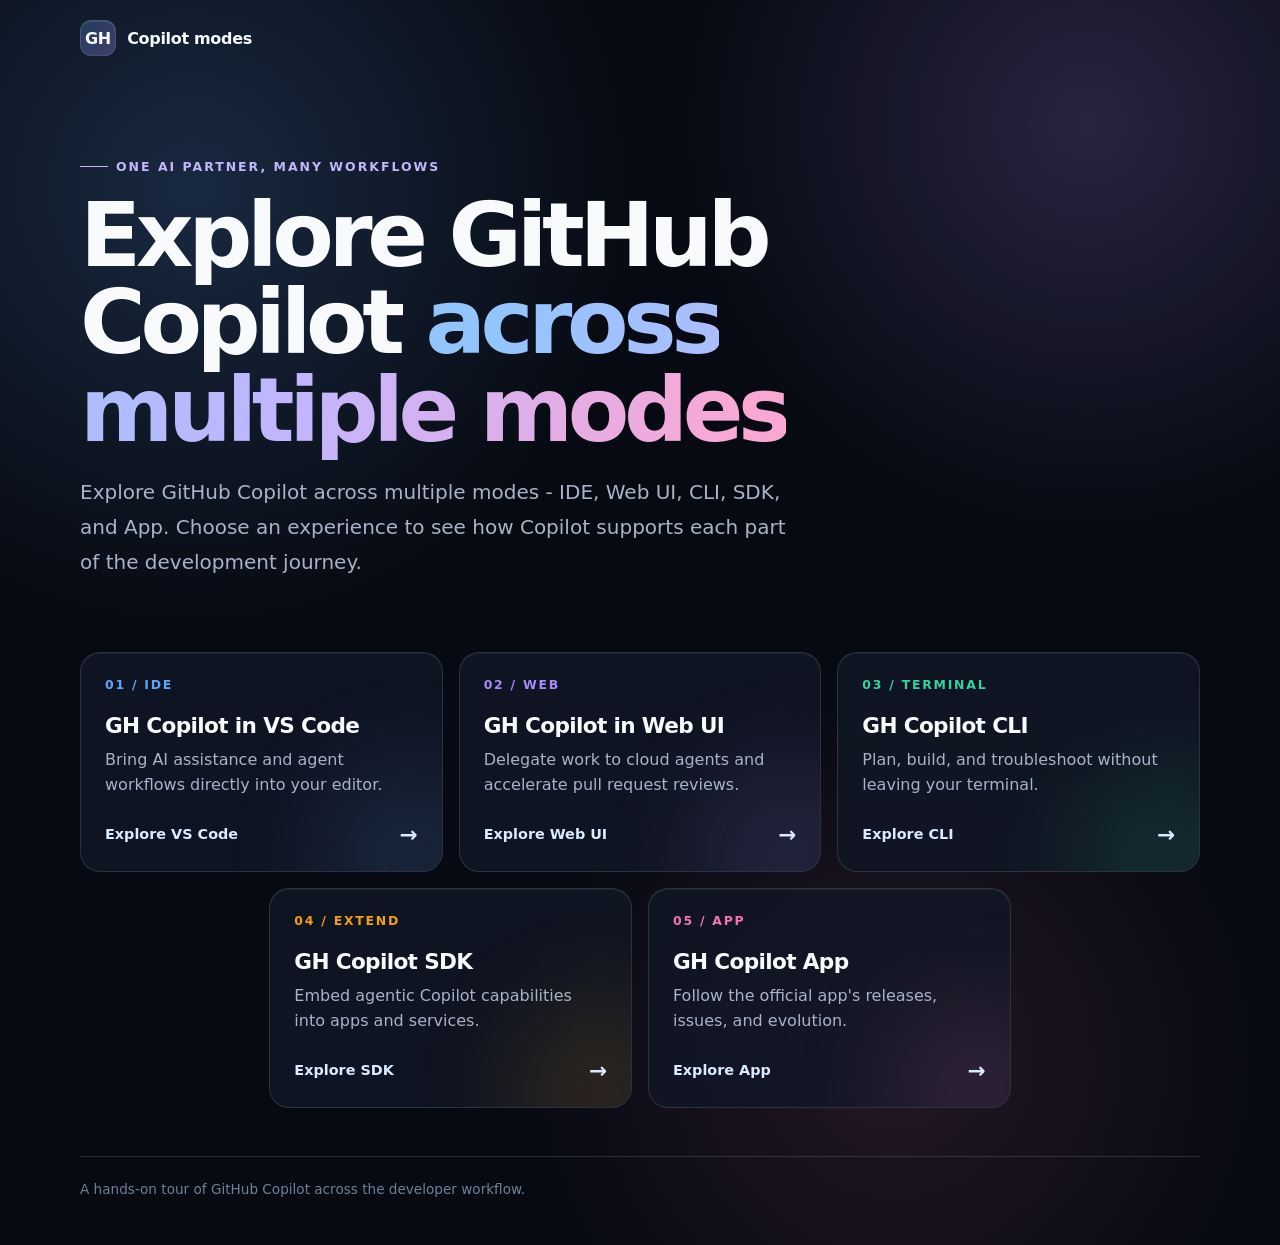
<file: index.html>
<!DOCTYPE html>
<html lang="en">
<head>
  <meta charset="UTF-8" />
  <meta name="viewport" content="width=device-width, initial-scale=1.0" />
  <meta name="description" content="Explore GitHub Copilot across IDE, Web UI, CLI, SDK, and App experiences." />
  <title>Explore GitHub Copilot</title>
  <link rel="stylesheet" href="styles.css" />
</head>
<body>
  <div class="site-shell">
    <header class="site-header">
      <a class="brand" href="index.html" aria-label="GitHub Copilot home">
        <span class="brand-mark" aria-hidden="true">GH</span>
        <span>Copilot modes</span>
      </a>
    </header>

    <main>
      <section class="hero" aria-labelledby="page-title">
        <p class="eyebrow">One AI partner, many workflows</p>
        <h1 id="page-title">Explore GitHub Copilot <span class="gradient-text">across multiple modes</span></h1>
        <p class="hero-copy">Explore GitHub Copilot across multiple modes - IDE, Web UI, CLI, SDK, and App. Choose an experience to see how Copilot supports each part of the development journey.</p>
      </section>

      <nav aria-label="GitHub Copilot experiences">
        <ul class="mode-grid">
          <li class="mode-card" style="--accent: #60a5fa">
            <a class="mode-link" href="gh-copilot-vscode.html">
              <span class="mode-number">01 / IDE</span>
              <span class="mode-content">
                <h2>GH Copilot in VS Code</h2>
                <p>Bring AI assistance and agent workflows directly into your editor.</p>
                <span class="mode-action">Explore VS Code <span class="mode-arrow" aria-hidden="true">&rarr;</span></span>
              </span>
            </a>
          </li>
          <li class="mode-card" style="--accent: #a78bfa">
            <a class="mode-link" href="gh-copilot-web-ui.html">
              <span class="mode-number">02 / WEB</span>
              <span class="mode-content">
                <h2>GH Copilot in Web UI</h2>
                <p>Delegate work to cloud agents and accelerate pull request reviews.</p>
                <span class="mode-action">Explore Web UI <span class="mode-arrow" aria-hidden="true">&rarr;</span></span>
              </span>
            </a>
          </li>
          <li class="mode-card" style="--accent: #34d399">
            <a class="mode-link" href="gh-copilot-cli.html">
              <span class="mode-number">03 / TERMINAL</span>
              <span class="mode-content">
                <h2>GH Copilot CLI</h2>
                <p>Plan, build, and troubleshoot without leaving your terminal.</p>
                <span class="mode-action">Explore CLI <span class="mode-arrow" aria-hidden="true">&rarr;</span></span>
              </span>
            </a>
          </li>
          <li class="mode-card" style="--accent: #f59e0b">
            <a class="mode-link" href="gh-copilot-sdk.html">
              <span class="mode-number">04 / EXTEND</span>
              <span class="mode-content">
                <h2>GH Copilot SDK</h2>
                <p>Embed agentic Copilot capabilities into apps and services.</p>
                <span class="mode-action">Explore SDK <span class="mode-arrow" aria-hidden="true">&rarr;</span></span>
              </span>
            </a>
          </li>
          <li class="mode-card" style="--accent: #f472b6">
            <a class="mode-link" href="gh-copilot-app.html">
              <span class="mode-number">05 / APP</span>
              <span class="mode-content">
                <h2>GH Copilot App</h2>
                <p>Follow the official app's releases, issues, and evolution.</p>
                <span class="mode-action">Explore App <span class="mode-arrow" aria-hidden="true">&rarr;</span></span>
              </span>
            </a>
          </li>
        </ul>
      </nav>
    </main>

    <footer class="site-footer">A hands-on tour of GitHub Copilot across the developer workflow.</footer>
  </div>
</body>
</html>
</file>
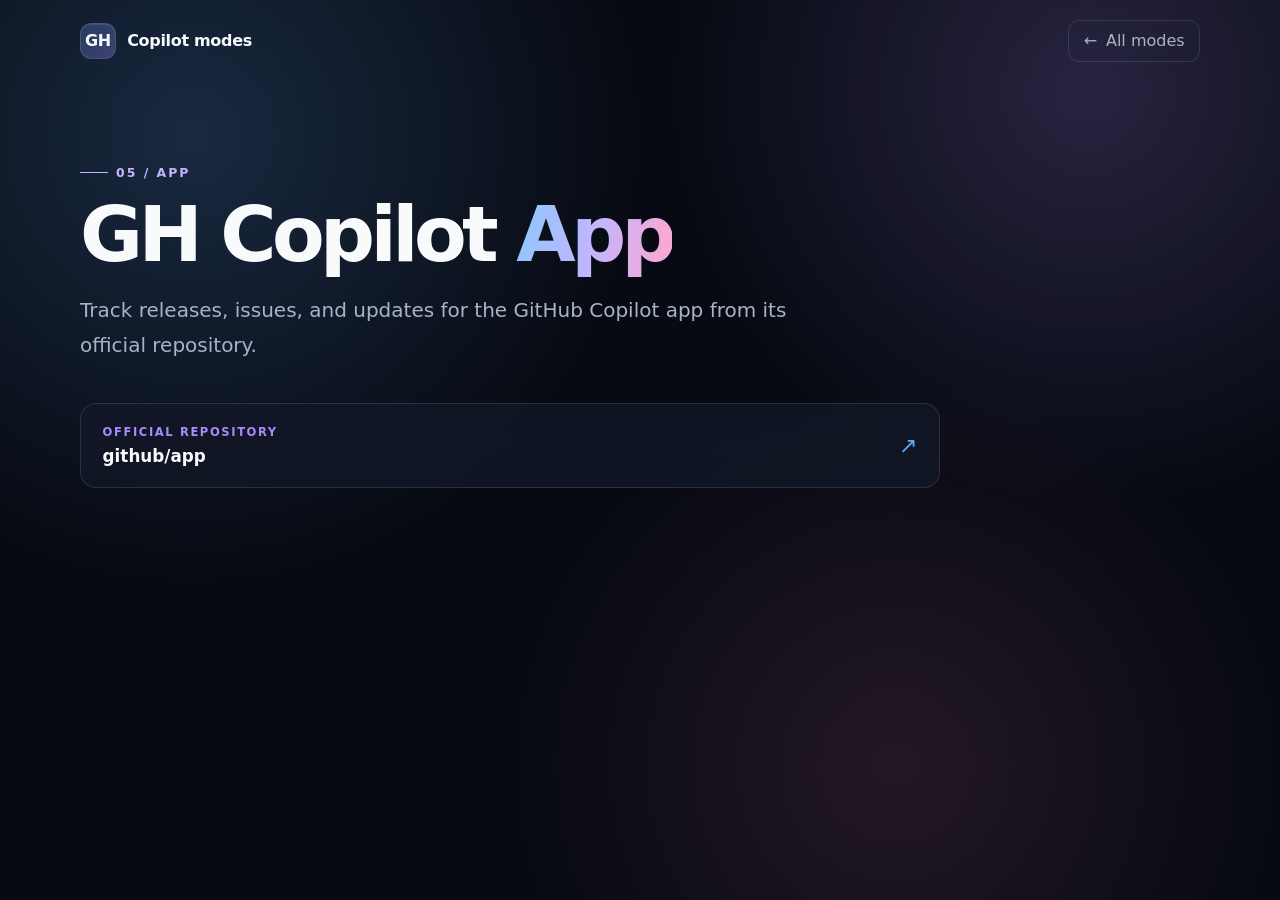
<file: gh-copilot-app.html>
<!DOCTYPE html>
<html lang="en">
<head>
  <meta charset="UTF-8" />
  <meta name="viewport" content="width=device-width, initial-scale=1.0" />
  <meta name="description" content="Explore releases and issues for the GitHub Copilot app." />
  <title>GH Copilot App</title>
  <link rel="stylesheet" href="styles.css" />
</head>
<body>
  <div class="site-shell">
    <header class="site-header">
      <a class="brand" href="index.html"><span class="brand-mark" aria-hidden="true">GH</span><span>Copilot modes</span></a>
      <a class="back-link" href="index.html"><span aria-hidden="true">&larr;</span> All modes</a>
    </header>
    <main class="page-main">
      <section class="page-hero">
        <p class="eyebrow">05 / App</p>
        <h1>GH Copilot <span class="gradient-text">App</span></h1>
        <p class="page-copy">Track releases, issues, and updates for the GitHub Copilot app from its official repository.</p>
      </section>
      <div class="reference-grid">
        <a class="reference-card" href="https://github.com/github/app" target="_blank" rel="noopener noreferrer">
          <span><span class="reference-label">Official repository</span><span class="reference-title">github/app</span></span>
          <span class="reference-arrow" aria-hidden="true">&nearr;</span>
        </a>
      </div>
    </main>
  </div>
</body>
</html>
</file>
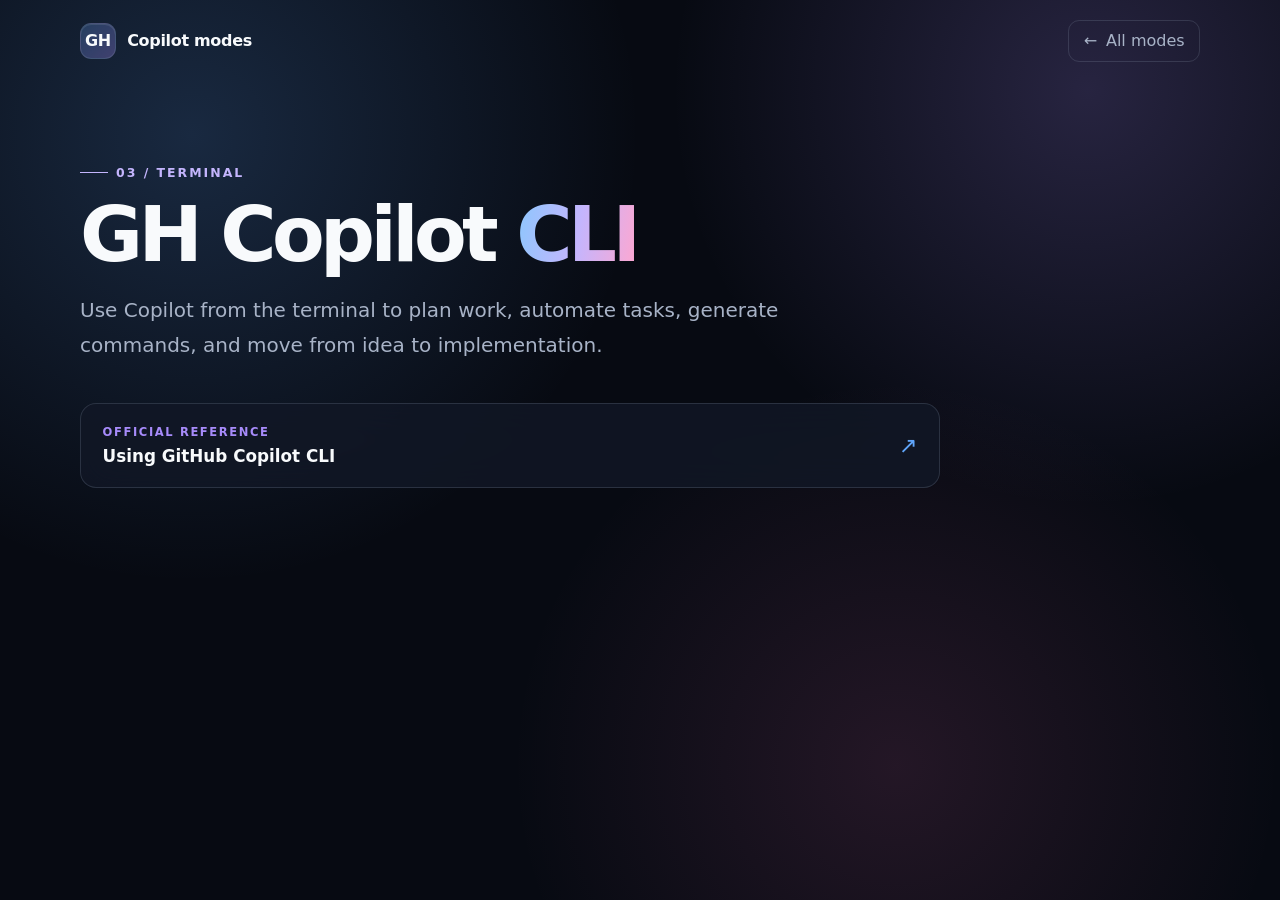
<file: gh-copilot-cli.html>
<!DOCTYPE html>
<html lang="en">
<head>
  <meta charset="UTF-8" />
  <meta name="viewport" content="width=device-width, initial-scale=1.0" />
  <meta name="description" content="Explore GitHub Copilot CLI for terminal-based development workflows." />
  <title>GH Copilot CLI</title>
  <link rel="stylesheet" href="styles.css" />
</head>
<body>
  <div class="site-shell">
    <header class="site-header">
      <a class="brand" href="index.html"><span class="brand-mark" aria-hidden="true">GH</span><span>Copilot modes</span></a>
      <a class="back-link" href="index.html"><span aria-hidden="true">&larr;</span> All modes</a>
    </header>
    <main class="page-main">
      <section class="page-hero">
        <p class="eyebrow">03 / Terminal</p>
        <h1>GH Copilot <span class="gradient-text">CLI</span></h1>
        <p class="page-copy">Use Copilot from the terminal to plan work, automate tasks, generate commands, and move from idea to implementation.</p>
      </section>
      <div class="reference-grid">
        <a class="reference-card" href="https://docs.github.com/en/copilot/how-tos/copilot-cli/use-copilot-cli/overview" target="_blank" rel="noopener noreferrer">
          <span><span class="reference-label">Official reference</span><span class="reference-title">Using GitHub Copilot CLI</span></span>
          <span class="reference-arrow" aria-hidden="true">&nearr;</span>
        </a>
      </div>
    </main>
  </div>
</body>
</html>
</file>
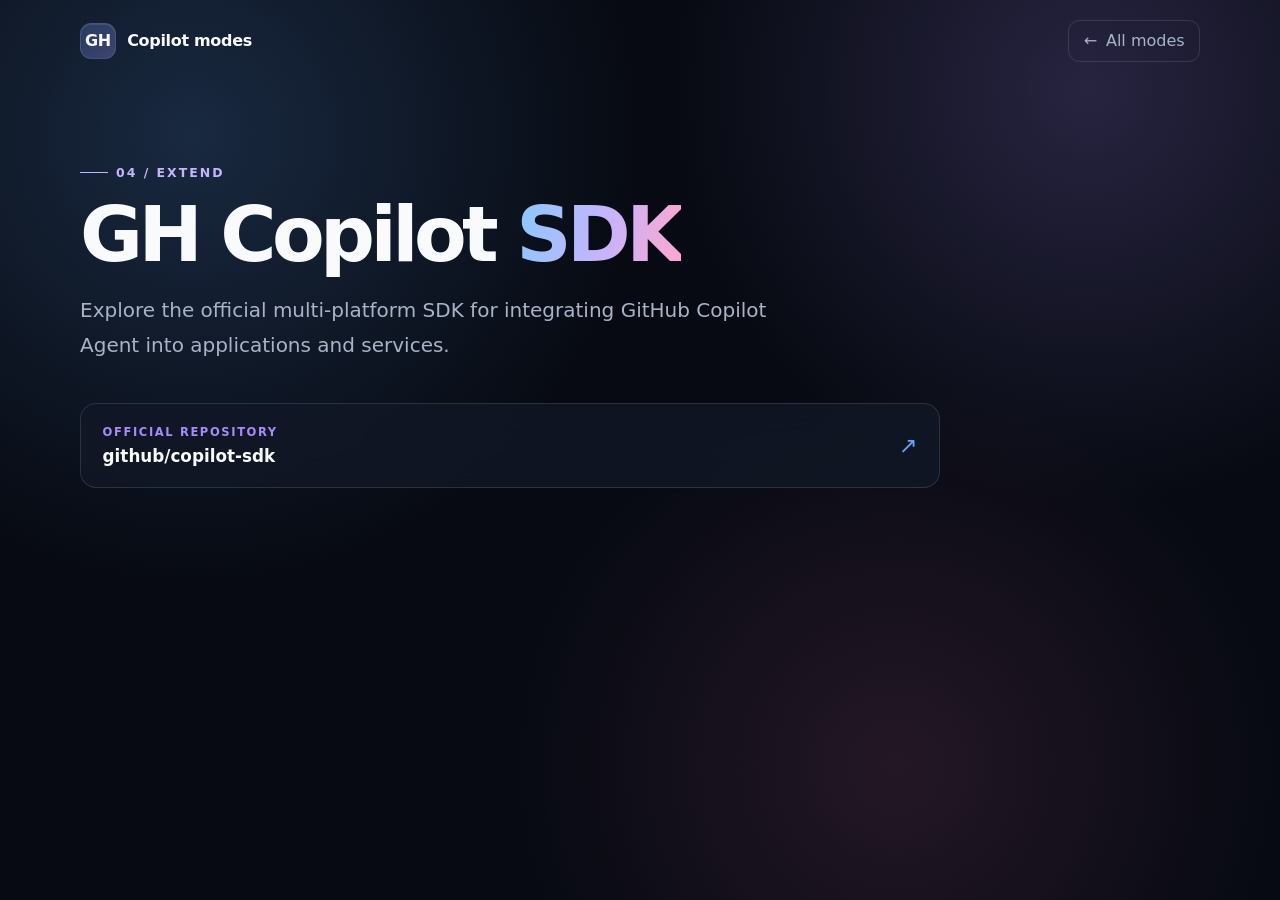
<file: gh-copilot-sdk.html>
<!DOCTYPE html>
<html lang="en">
<head>
  <meta charset="UTF-8" />
  <meta name="viewport" content="width=device-width, initial-scale=1.0" />
  <meta name="description" content="Explore the GitHub Copilot SDK for adding agentic capabilities to applications." />
  <title>GH Copilot SDK</title>
  <link rel="stylesheet" href="styles.css" />
</head>
<body>
  <div class="site-shell">
    <header class="site-header">
      <a class="brand" href="index.html"><span class="brand-mark" aria-hidden="true">GH</span><span>Copilot modes</span></a>
      <a class="back-link" href="index.html"><span aria-hidden="true">&larr;</span> All modes</a>
    </header>
    <main class="page-main">
      <section class="page-hero">
        <p class="eyebrow">04 / Extend</p>
        <h1>GH Copilot <span class="gradient-text">SDK</span></h1>
        <p class="page-copy">Explore the official multi-platform SDK for integrating GitHub Copilot Agent into applications and services.</p>
      </section>
      <div class="reference-grid">
        <a class="reference-card" href="https://github.com/github/copilot-sdk?utm_source=blog-cli-sdk-repo-cta&amp;utm_medium=blog&amp;utm_campaign=cli-sdk-jan-2026" target="_blank" rel="noopener noreferrer">
          <span><span class="reference-label">Official repository</span><span class="reference-title">github/copilot-sdk</span></span>
          <span class="reference-arrow" aria-hidden="true">&nearr;</span>
        </a>
      </div>
    </main>
  </div>
</body>
</html>
</file>
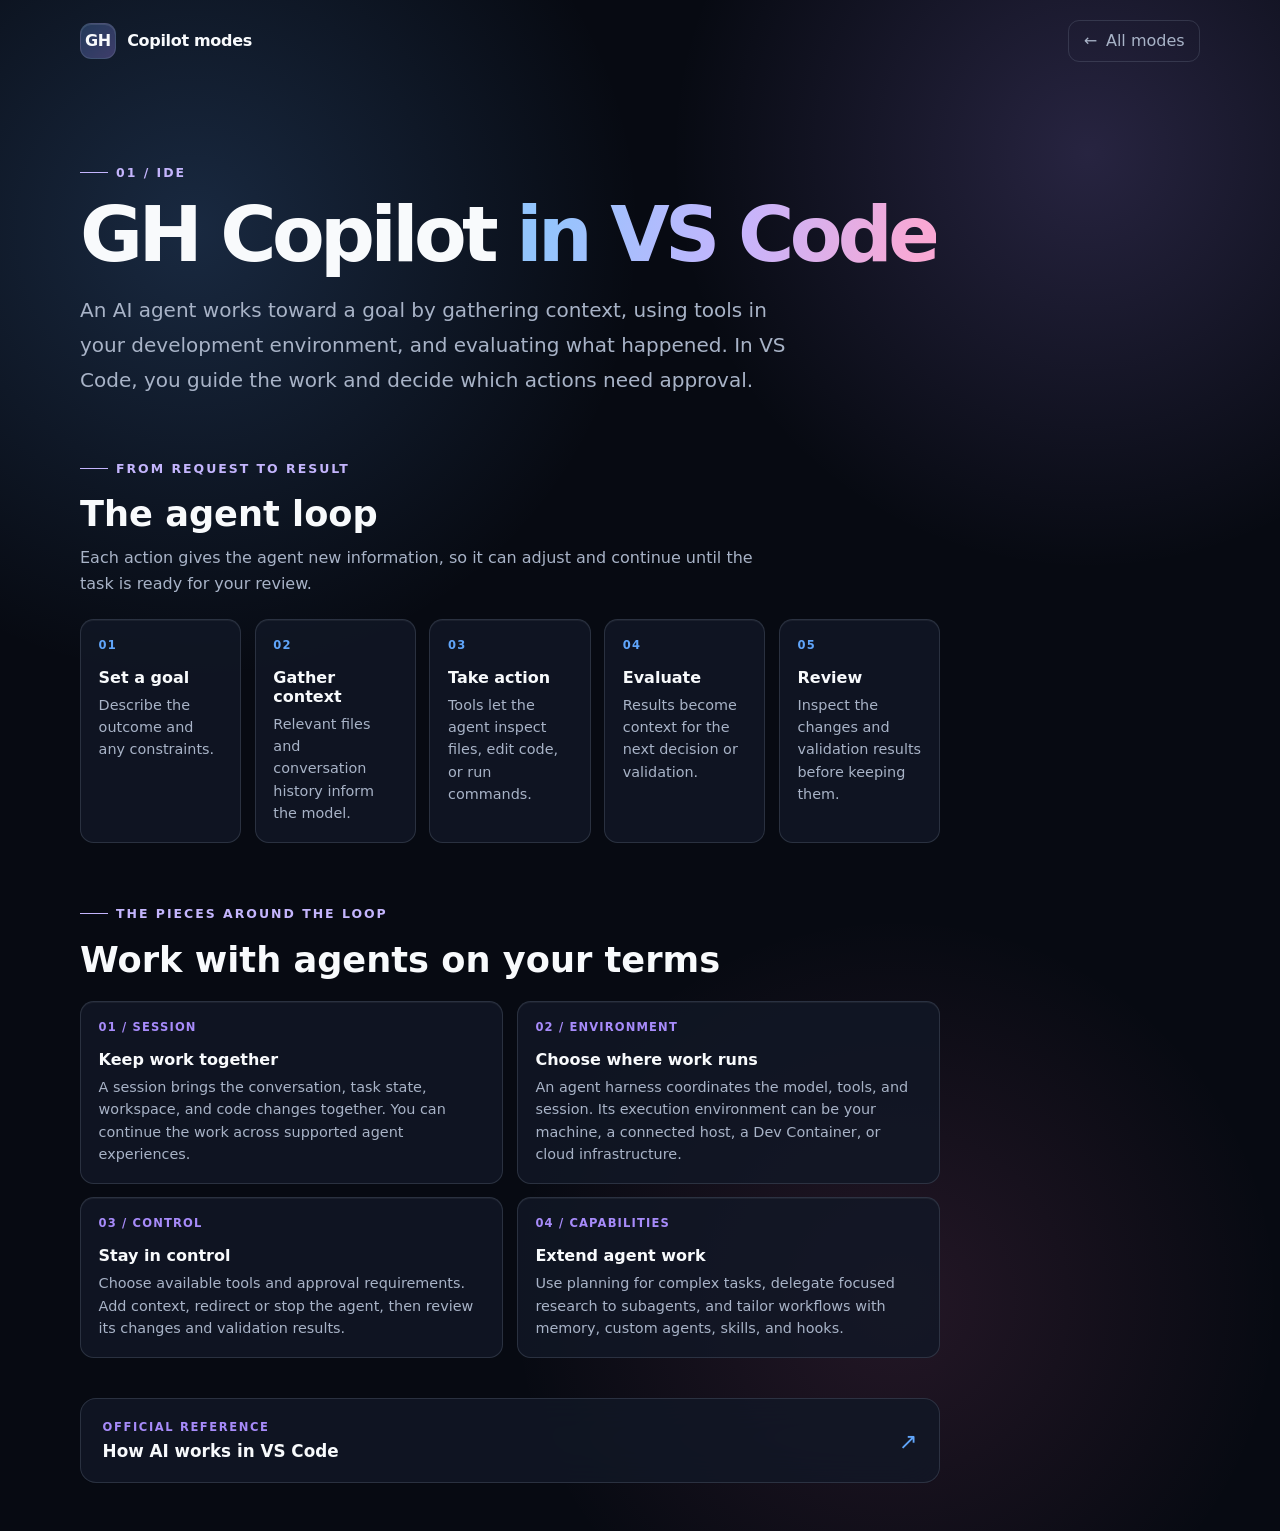
<file: gh-copilot-vscode.html>
<!DOCTYPE html>
<html lang="en">
<head>
  <meta charset="UTF-8" />
  <meta name="viewport" content="width=device-width, initial-scale=1.0" />
  <meta name="description" content="Explore GitHub Copilot agent workflows in Visual Studio Code." />
  <title>GH Copilot in VS Code</title>
  <link rel="stylesheet" href="styles.css" />
</head>
<body>
  <div class="site-shell">
    <header class="site-header">
      <a class="brand" href="index.html"><span class="brand-mark" aria-hidden="true">GH</span><span>Copilot modes</span></a>
      <a class="back-link" href="index.html"><span aria-hidden="true">&larr;</span> All modes</a>
    </header>
    <main class="page-main">
      <section class="page-hero">
        <p class="eyebrow">01 / IDE</p>
        <h1>GH Copilot <span class="gradient-text">in VS Code</span></h1>
        <p class="page-copy">An AI agent works toward a goal by gathering context, using tools in your development environment, and evaluating what happened. In VS Code, you guide the work and decide which actions need approval.</p>
      </section>

      <section class="concept-section" aria-labelledby="agent-loop-title">
        <div class="section-heading">
          <p class="eyebrow">From request to result</p>
          <h2 id="agent-loop-title">The agent loop</h2>
          <p>Each action gives the agent new information, so it can adjust and continue until the task is ready for your review.</p>
        </div>
        <ol class="loop-grid">
          <li class="loop-step">
            <span class="step-number">01</span>
            <h3>Set a goal</h3>
            <p>Describe the outcome and any constraints.</p>
          </li>
          <li class="loop-step">
            <span class="step-number">02</span>
            <h3>Gather context</h3>
            <p>Relevant files and conversation history inform the model.</p>
          </li>
          <li class="loop-step">
            <span class="step-number">03</span>
            <h3>Take action</h3>
            <p>Tools let the agent inspect files, edit code, or run commands.</p>
          </li>
          <li class="loop-step">
            <span class="step-number">04</span>
            <h3>Evaluate</h3>
            <p>Results become context for the next decision or validation.</p>
          </li>
          <li class="loop-step">
            <span class="step-number">05</span>
            <h3>Review</h3>
            <p>Inspect the changes and validation results before keeping them.</p>
          </li>
        </ol>
      </section>

      <section class="concept-section" aria-labelledby="working-title">
        <div class="section-heading">
          <p class="eyebrow">The pieces around the loop</p>
          <h2 id="working-title">Work with agents on your terms</h2>
        </div>
        <div class="concept-grid">
          <article class="concept-card">
            <span class="concept-index">01 / SESSION</span>
            <h3>Keep work together</h3>
            <p>A session brings the conversation, task state, workspace, and code changes together. You can continue the work across supported agent experiences.</p>
          </article>
          <article class="concept-card">
            <span class="concept-index">02 / ENVIRONMENT</span>
            <h3>Choose where work runs</h3>
            <p>An agent harness coordinates the model, tools, and session. Its execution environment can be your machine, a connected host, a Dev Container, or cloud infrastructure.</p>
          </article>
          <article class="concept-card">
            <span class="concept-index">03 / CONTROL</span>
            <h3>Stay in control</h3>
            <p>Choose available tools and approval requirements. Add context, redirect or stop the agent, then review its changes and validation results.</p>
          </article>
          <article class="concept-card">
            <span class="concept-index">04 / CAPABILITIES</span>
            <h3>Extend agent work</h3>
            <p>Use planning for complex tasks, delegate focused research to subagents, and tailor workflows with memory, custom agents, skills, and hooks.</p>
          </article>
        </div>
      </section>

      <div class="reference-grid">
        <a class="reference-card" href="https://code.visualstudio.com/docs/agents/concepts/overview" target="_blank" rel="noopener noreferrer">
          <span><span class="reference-label">Official reference</span><span class="reference-title">How AI works in VS Code</span></span>
          <span class="reference-arrow" aria-hidden="true">&nearr;</span>
        </a>
      </div>
    </main>
  </div>
</body>
</html>
</file>
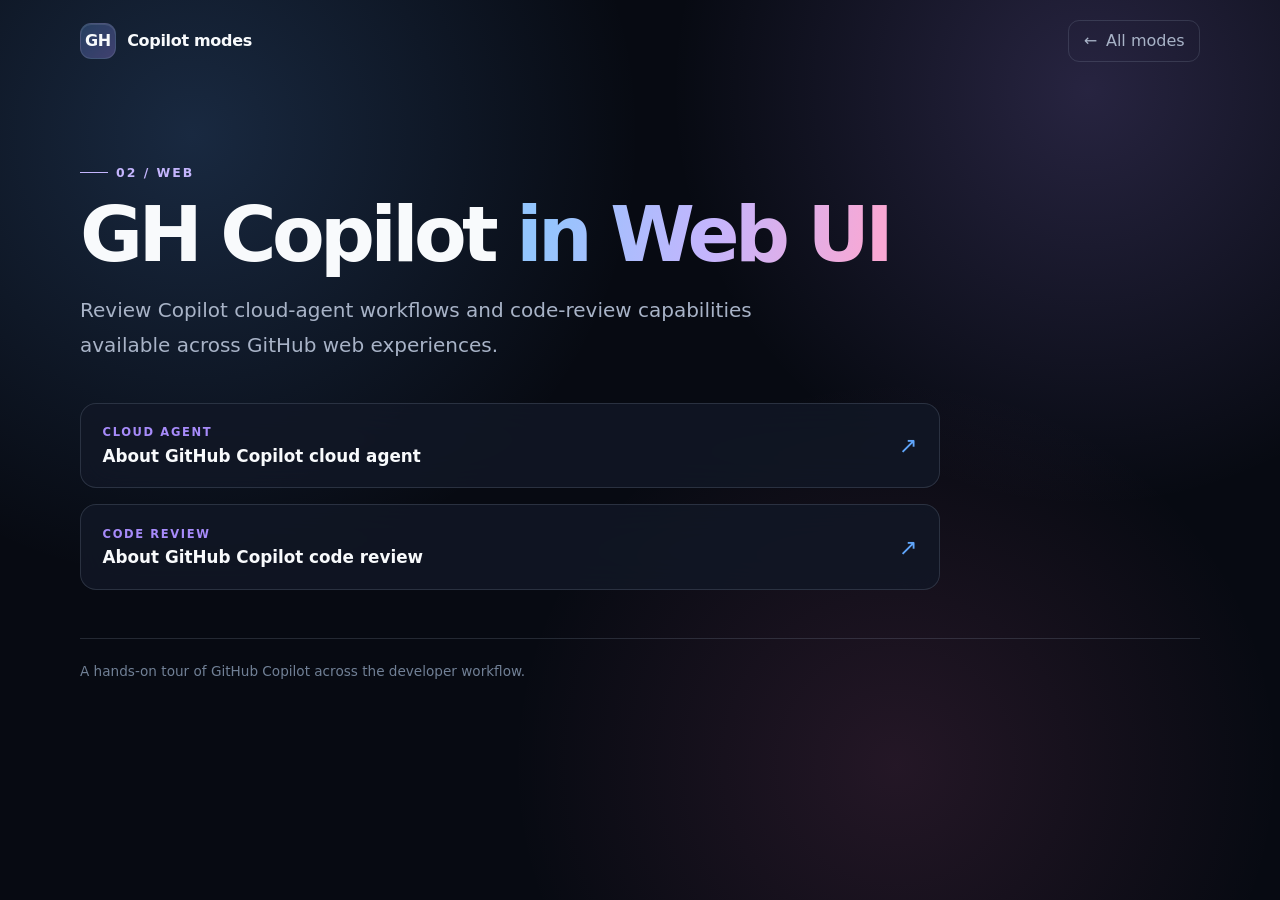
<file: gh-copilot-web-ui.html>
<!DOCTYPE html>
<html lang="en">
<head>
  <meta charset="UTF-8" />
  <meta name="viewport" content="width=device-width, initial-scale=1.0" />
  <meta name="description" content="Explore GitHub Copilot cloud agents and code review in the GitHub web UI." />
  <title>GH Copilot in Web UI</title>
  <link rel="stylesheet" href="styles.css" />
</head>
<body>
  <div class="site-shell">
    <header class="site-header">
      <a class="brand" href="index.html" aria-label="GitHub Copilot home"><span class="brand-mark" aria-hidden="true">GH</span><span>Copilot modes</span></a>
      <a class="back-link" href="index.html"><span aria-hidden="true">&larr;</span> All modes</a>
    </header>
    <main class="page-main">
      <section class="page-hero" aria-labelledby="page-title">
        <p class="eyebrow">02 / Web</p>
        <h1 id="page-title">GH Copilot <span class="gradient-text">in Web UI</span></h1>
        <p class="page-copy">Review Copilot cloud-agent workflows and code-review capabilities available across GitHub web experiences.</p>
      </section>
      <div class="reference-grid">
        <a class="reference-card" href="https://docs.github.com/en/copilot/concepts/agents/cloud-agent/about-cloud-agent" target="_blank" rel="noopener noreferrer">
          <span><span class="reference-label">Cloud agent</span><span class="reference-title">About GitHub Copilot cloud agent</span></span>
          <span class="reference-arrow" aria-hidden="true">&nearr;</span>
        </a>
        <a class="reference-card" href="https://docs.github.com/en/copilot/concepts/agents/code-review" target="_blank" rel="noopener noreferrer">
          <span><span class="reference-label">Code review</span><span class="reference-title">About GitHub Copilot code review</span></span>
          <span class="reference-arrow" aria-hidden="true">&nearr;</span>
        </a>
      </div>
    </main>
    <footer class="site-footer">A hands-on tour of GitHub Copilot across the developer workflow.</footer>
  </div>
</body>
</html>
</file>
<file: styles.css>
:root {
  color-scheme: dark;
  --bg: #070a12;
  --surface: rgba(18, 24, 38, 0.82);
  --surface-strong: #151c2c;
  --border: rgba(148, 163, 184, 0.2);
  --text: #f8fafc;
  --muted: #a8b3c7;
  --blue: #60a5fa;
  --purple: #a78bfa;
  --pink: #f472b6;
  --shadow: 0 24px 80px rgba(0, 0, 0, 0.38);
}

* {
  box-sizing: border-box;
  margin: 0;
  padding: 0;
}

html {
  scroll-behavior: smooth;
}

body {
  min-height: 100vh;
  font-family:
    Inter, ui-sans-serif, system-ui, -apple-system, BlinkMacSystemFont, "Segoe UI",
    sans-serif;
  color: var(--text);
  background:
    radial-gradient(circle at 15% 15%, rgba(96, 165, 250, 0.2), transparent 28rem),
    radial-gradient(circle at 85% 10%, rgba(167, 139, 250, 0.2), transparent 26rem),
    radial-gradient(circle at 70% 85%, rgba(244, 114, 182, 0.12), transparent 24rem),
    var(--bg);
}

a {
  color: inherit;
}

.site-shell {
  width: min(1120px, calc(100% - 2rem));
  margin: 0 auto;
  padding: 1.25rem 0 3rem;
}

.site-header {
  display: flex;
  align-items: center;
  justify-content: space-between;
  gap: 1rem;
  margin-bottom: clamp(3rem, 8vw, 6rem);
}

.brand {
  display: inline-flex;
  align-items: center;
  gap: 0.7rem;
  color: var(--text);
  font-weight: 750;
  text-decoration: none;
  letter-spacing: -0.02em;
}

.brand-mark {
  display: grid;
  width: 2.25rem;
  height: 2.25rem;
  place-items: center;
  border: 1px solid var(--border);
  border-radius: 0.7rem;
  background: linear-gradient(135deg, rgba(96, 165, 250, 0.24), rgba(167, 139, 250, 0.3));
  box-shadow: inset 0 1px 0 rgba(255, 255, 255, 0.1);
}

.eyebrow {
  display: inline-flex;
  align-items: center;
  gap: 0.5rem;
  margin-bottom: 1.1rem;
  color: #c4b5fd;
  font-size: 0.78rem;
  font-weight: 800;
  letter-spacing: 0.16em;
  text-transform: uppercase;
}

.eyebrow::before {
  width: 1.75rem;
  height: 1px;
  background: currentColor;
  content: "";
}

.hero {
  max-width: 880px;
  margin-bottom: clamp(2.5rem, 6vw, 4.5rem);
}

.hero h1,
.page-hero h1 {
  max-width: 920px;
  margin-bottom: 1.25rem;
  font-size: clamp(2.6rem, 7vw, 5.7rem);
  line-height: 0.98;
  letter-spacing: -0.06em;
}

.gradient-text {
  color: transparent;
  background: linear-gradient(100deg, #93c5fd 8%, #c4b5fd 52%, #f9a8d4 95%);
  background-clip: text;
  -webkit-background-clip: text;
}

.hero-copy,
.page-copy {
  max-width: 720px;
  color: var(--muted);
  font-size: clamp(1.05rem, 2vw, 1.25rem);
  line-height: 1.75;
}

.mode-grid {
  display: grid;
  grid-template-columns: repeat(6, 1fr);
  gap: 1rem;
  list-style: none;
}

.mode-card {
  grid-column: span 2;
}

.mode-card:nth-child(4) {
  grid-column: 2 / span 2;
}

.mode-link {
  position: relative;
  display: flex;
  min-height: 220px;
  height: 100%;
  flex-direction: column;
  justify-content: space-between;
  overflow: hidden;
  padding: 1.5rem;
  border: 1px solid var(--border);
  border-radius: 1.25rem;
  background: var(--surface);
  box-shadow: inset 0 1px 0 rgba(255, 255, 255, 0.06);
  text-decoration: none;
  transition:
    transform 180ms ease,
    border-color 180ms ease,
    background 180ms ease;
  backdrop-filter: blur(18px);
}

.mode-link::after {
  position: absolute;
  right: -3rem;
  bottom: -4rem;
  width: 10rem;
  height: 10rem;
  border-radius: 50%;
  background: var(--accent, var(--blue));
  content: "";
  filter: blur(60px);
  opacity: 0.18;
}

.mode-link:hover,
.mode-link:focus-visible {
  border-color: color-mix(in srgb, var(--accent, var(--blue)) 55%, white 10%);
  background: rgba(25, 33, 51, 0.94);
  outline: none;
  transform: translateY(-5px);
}

.mode-number {
  color: var(--accent, var(--blue));
  font-size: 0.78rem;
  font-weight: 800;
  letter-spacing: 0.14em;
}

.mode-content {
  position: relative;
  z-index: 1;
}

.mode-content h2 {
  margin-bottom: 0.65rem;
  font-size: 1.35rem;
  letter-spacing: -0.03em;
}

.mode-content p {
  color: var(--muted);
  line-height: 1.55;
}

.mode-action {
  display: flex;
  align-items: center;
  justify-content: space-between;
  margin-top: 1.5rem;
  color: #dbeafe;
  font-size: 0.9rem;
  font-weight: 750;
}

.mode-arrow {
  font-size: 1.35rem;
  transition: transform 180ms ease;
}

.mode-link:hover .mode-arrow,
.mode-link:focus-visible .mode-arrow {
  transform: translateX(0.3rem);
}

.page-main {
  width: min(860px, 100%);
}

.page-hero {
  margin-bottom: 2rem;
}

.concept-section {
  margin-top: 3.5rem;
}

.section-heading {
  max-width: 680px;
  margin-bottom: 1.35rem;
}

.section-heading h2 {
  margin-bottom: 0.65rem;
  font-size: clamp(1.6rem, 4vw, 2.2rem);
}

.section-heading > p:last-child {
  color: var(--muted);
  line-height: 1.65;
}

.loop-grid,
.concept-grid {
  display: grid;
  gap: 0.85rem;
  list-style: none;
}

.loop-grid {
  grid-template-columns: repeat(auto-fit, minmax(135px, 1fr));
}

.concept-grid {
  grid-template-columns: repeat(2, minmax(0, 1fr));
}

.loop-step,
.concept-card {
  min-width: 0;
  padding: 1.1rem;
  border: 1px solid var(--border);
  border-radius: 0.85rem;
  background: var(--surface);
  box-shadow: inset 0 1px 0 rgba(255, 255, 255, 0.05);
}

.step-number,
.concept-index {
  display: block;
  margin-bottom: 1rem;
  color: var(--blue);
  font-size: 0.72rem;
  font-weight: 800;
  letter-spacing: 0.1em;
}

.loop-step h3,
.concept-card h3 {
  margin-bottom: 0.45rem;
  font-size: 1rem;
}

.loop-step p,
.concept-card p {
  color: var(--muted);
  font-size: 0.9rem;
  line-height: 1.55;
}

.concept-card .concept-index {
  color: var(--purple);
}

.page-hero h1 {
  font-size: clamp(2.5rem, 7vw, 4.8rem);
}

.reference-grid {
  display: grid;
  gap: 1rem;
  margin-top: 2.5rem;
}

.reference-card {
  display: flex;
  align-items: center;
  justify-content: space-between;
  gap: 1.5rem;
  padding: 1.35rem;
  border: 1px solid var(--border);
  border-radius: 1rem;
  background: var(--surface);
  text-decoration: none;
  transition:
    transform 180ms ease,
    border-color 180ms ease;
  backdrop-filter: blur(18px);
}

.reference-card:hover,
.reference-card:focus-visible {
  border-color: rgba(147, 197, 253, 0.65);
  outline: none;
  transform: translateY(-3px);
}

.reference-label {
  display: block;
  margin-bottom: 0.4rem;
  color: var(--purple);
  font-size: 0.72rem;
  font-weight: 800;
  letter-spacing: 0.14em;
  text-transform: uppercase;
}

.reference-title {
  font-size: 1.05rem;
  font-weight: 750;
}

.reference-arrow {
  color: var(--blue);
  font-size: 1.4rem;
}

.back-link {
  display: inline-flex;
  align-items: center;
  gap: 0.55rem;
  padding: 0.65rem 0.9rem;
  border: 1px solid var(--border);
  border-radius: 0.7rem;
  color: var(--muted);
  text-decoration: none;
  transition:
    color 180ms ease,
    border-color 180ms ease,
    background 180ms ease;
}

.back-link:hover,
.back-link:focus-visible {
  border-color: rgba(147, 197, 253, 0.55);
  color: var(--text);
  background: rgba(255, 255, 255, 0.04);
  outline: none;
}

.site-footer {
  margin-top: 3rem;
  padding-top: 1.5rem;
  border-top: 1px solid var(--border);
  color: #718096;
  font-size: 0.85rem;
}

@media (max-width: 780px) {
  .mode-card,
  .mode-card:nth-child(4) {
    grid-column: span 3;
  }

  .mode-card:last-child {
    grid-column: 2 / span 4;
  }
}

@media (max-width: 560px) {
  .site-shell {
    width: min(100% - 1.25rem, 1120px);
  }

  .site-header {
    margin-bottom: 3.5rem;
  }

  .mode-card,
  .mode-card:nth-child(4),
  .mode-card:last-child {
    grid-column: 1 / -1;
  }

  .mode-link {
    min-height: 190px;
  }

  .reference-card {
    align-items: flex-start;
  }

  .concept-section {
    margin-top: 2.75rem;
  }

  .concept-grid {
    grid-template-columns: 1fr;
  }
}

@media (prefers-reduced-motion: reduce) {
  html {
    scroll-behavior: auto;
  }

  *,
  *::before,
  *::after {
    transition-duration: 0.01ms !important;
  }
}
</file>
